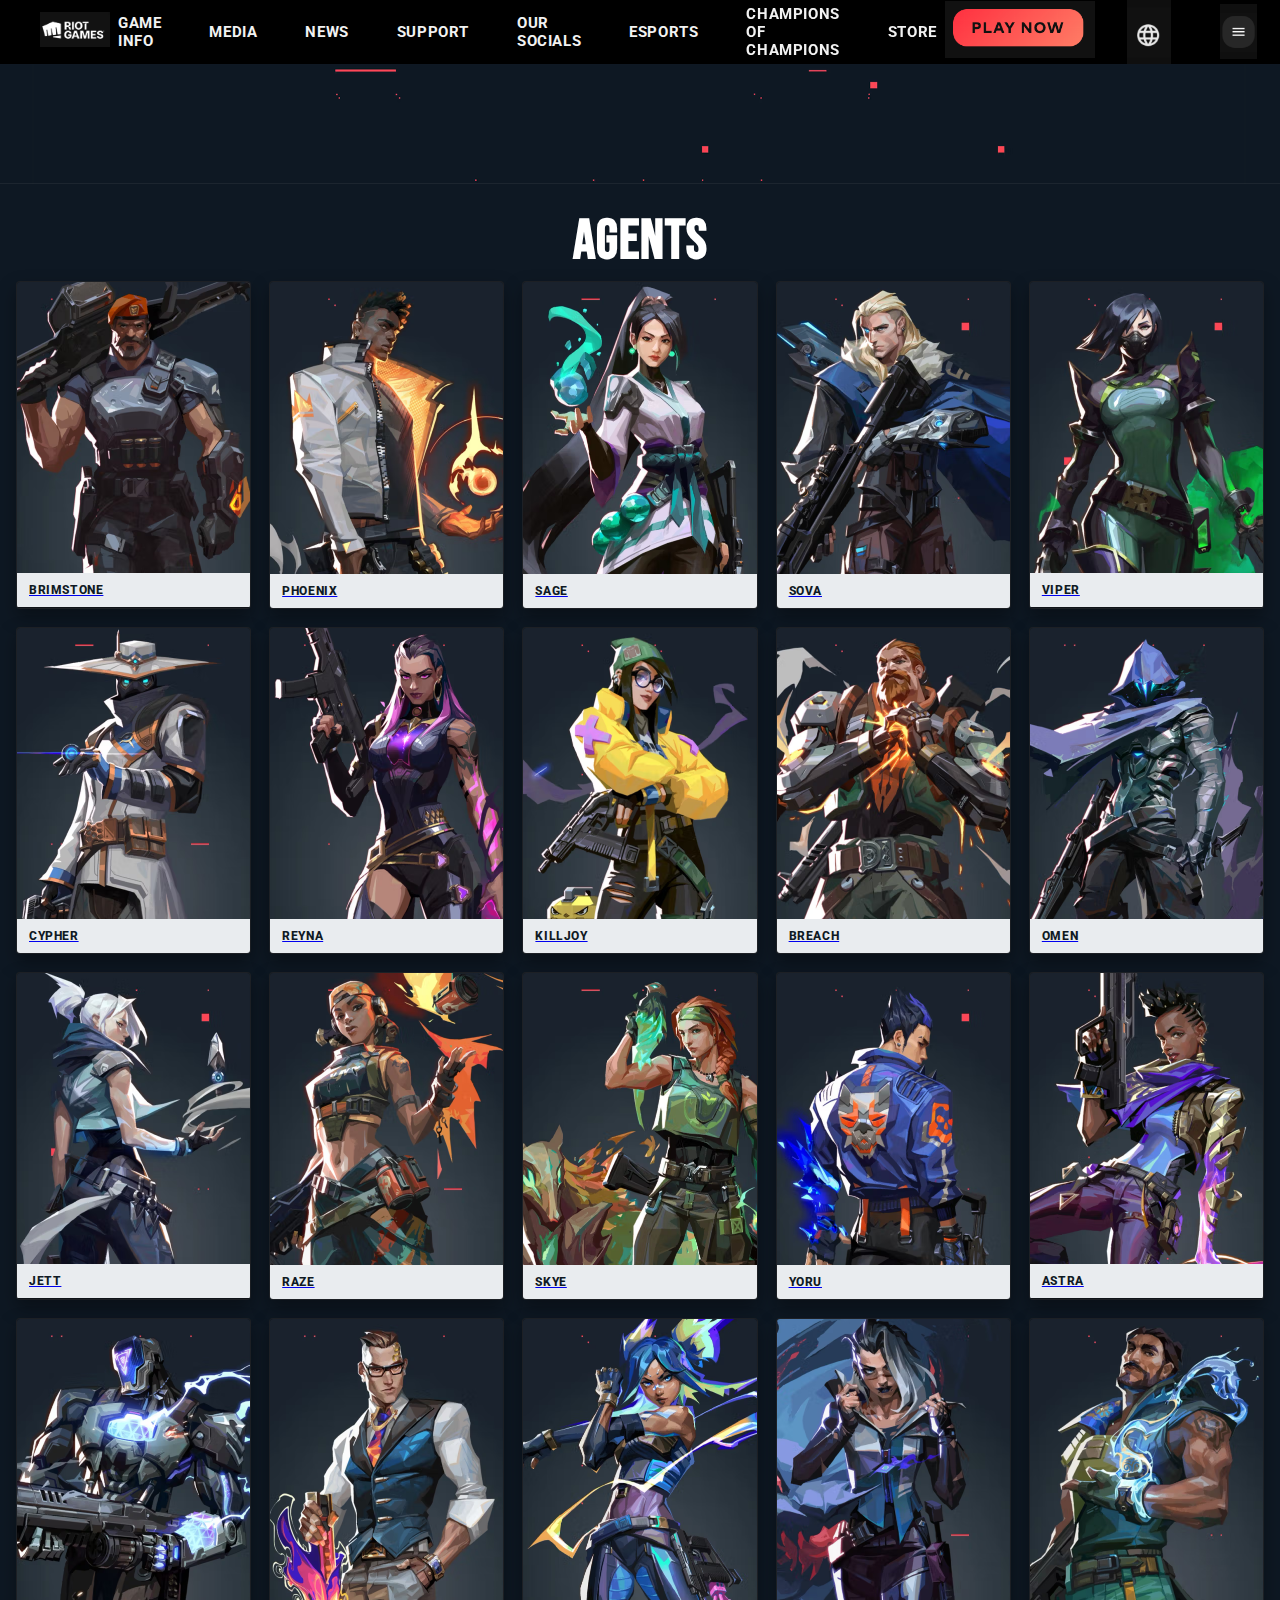
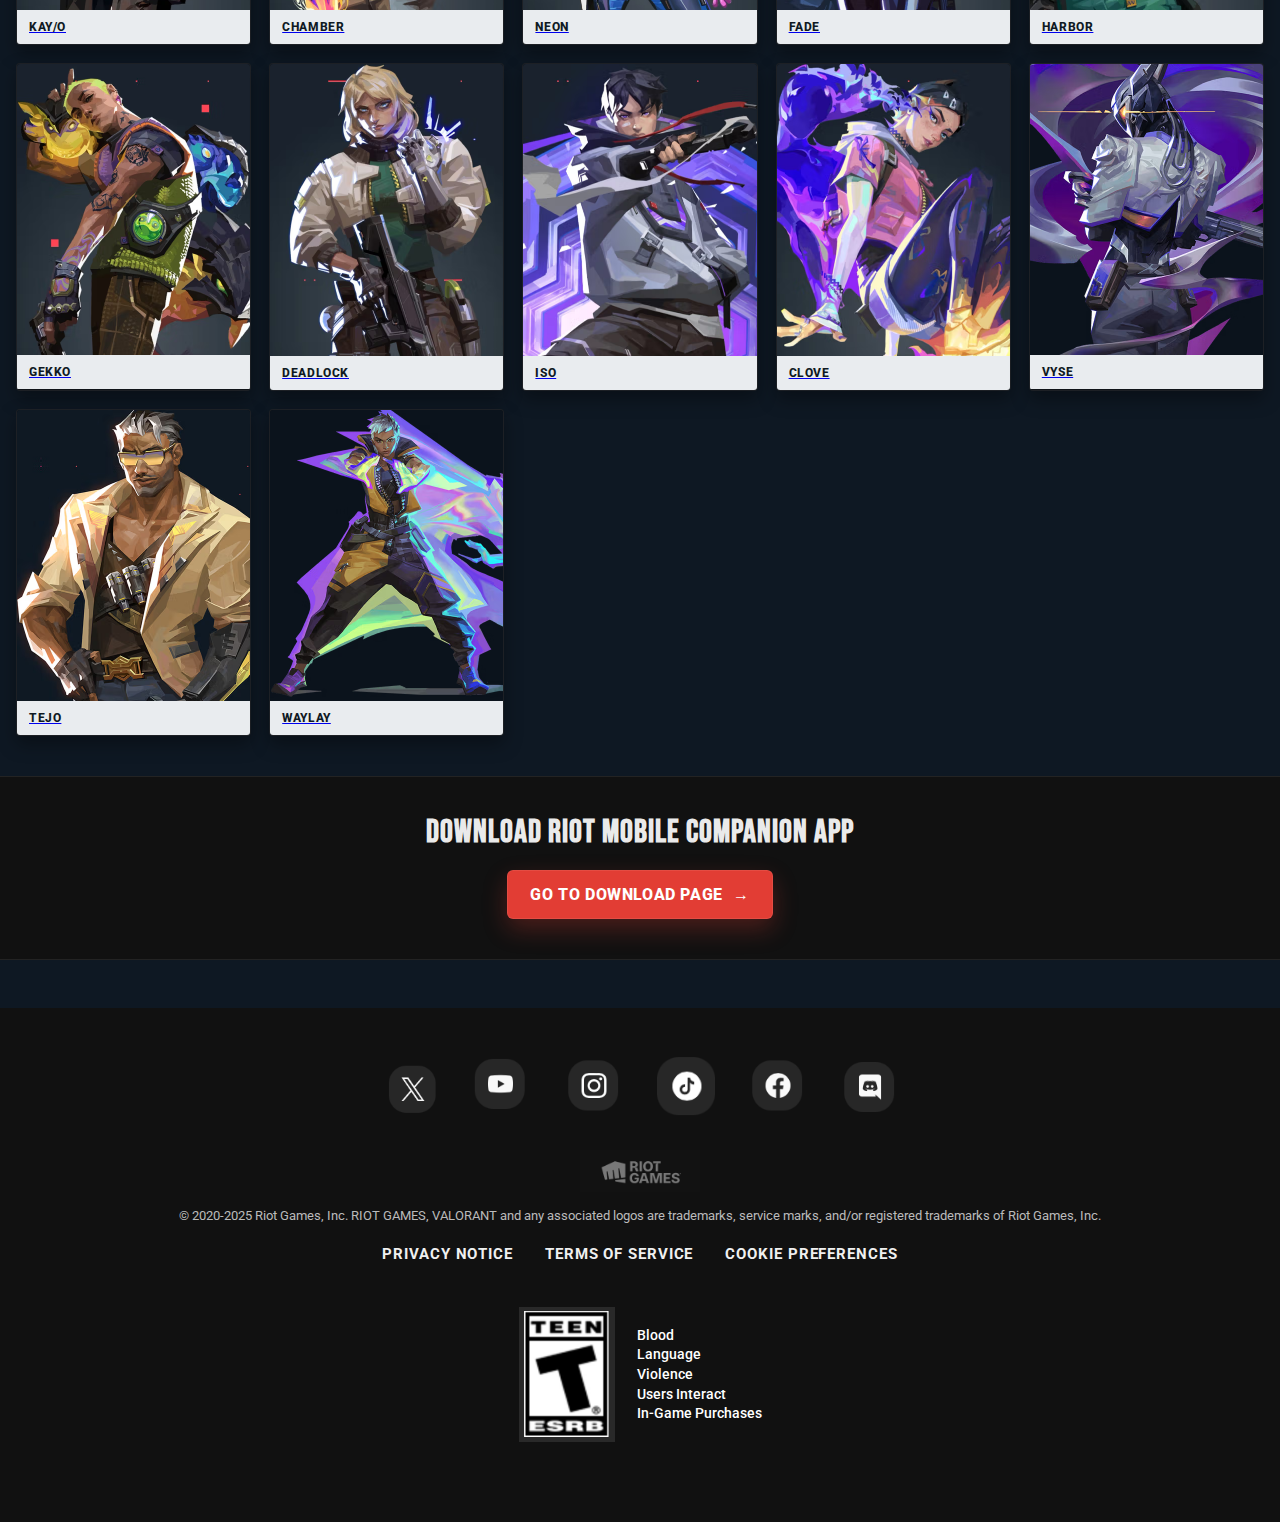
<file: AGENTS.html>
<!DOCTYPE html>
<html lang="en">
<head>
  <meta charset="UTF-8"/>
  <meta name="viewport" content="width=device-width, initial-scale=1.0"/>
  <title>Agents • VALORANT</title>

  <link rel="preconnect" href="https://fonts.googleapis.com"/>
  <link rel="preconnect" href="https://fonts.gstatic.com" crossorigin/>
  <link href="https://fonts.googleapis.com/css2?family=Bebas+Neue&family=Roboto:wght@300;400;500;700;900&display=swap" rel="stylesheet"/>

  <link rel="stylesheet" href="agents.css?v=1.1"/>
</head>
<body>
  <!-- NAVBAR -->
<header class="navbar">
  <div class="logo-section">
  <a href="index.html">
  <img src="/IMAGES&VIDEOS/RIOT_LOGO.png" alt="Riot Games Logo" class="riot-logo"/>
</a>
  </div>

  <nav class="nav-menu">
    <ul>
      <li class="dropdown">
        <a href="#" class="dropbtn">GAME INFO</a>
        <ul class="dropdown-content">
          <li><a href="AGENTS.html">Agents</a></li>
          <li><a href="MAPS.html">Maps</a></li>
          <li><a href="#">Arsenal</a></li>
          <li><a href="#">Premier</a></li>
          <li><a href="index.html">Next</a></li>
        </ul>
      </li>
      <li><a href="#">MEDIA</a></li>
      <li><a href="#">NEWS</a></li>
      <li class="dropdown">
        <a href="#" class="dropbtn">SUPPORT</a>
        <ul class="dropdown-content">
          <li><a href="#">Specs</a></li>
          <li><a href="#">Support</a></li>
          <li><a href="#">Community</a></li>
          <li><a href="#">Code</a></li>
        </ul>
      </li>
      <li class="dropdown">
        <a href="#" class="dropbtn">OUR SOCIALS</a>
        <ul class="dropdown-content socials">
        <li><a href="https://x.com/PlayVALORANT" target="_blank">X (Twitter)</a></li>
        <li><a href="https://www.youtube.com/@PlayVALORANT" target="_blank">YouTube</a></li>
        <li><a href="https://www.instagram.com/playvalorantofficial/" target="_blank">Instagram</a></li>
        <li><a href="https://www.tiktok.com/@playvalorant" target="_blank">TikTok</a></li>
        <li><a href="https://www.facebook.com/PlayVALORANT/" target="_blank">Facebook</a></li>
        <li><a href="https://discord.com/invite/valorant" target="_blank">Discord</a></li>
        </ul>
      </li>
      <li><a href="index.html">ESPORTS</a></li>
      <li><a href="index.html">CHAMPIONS OF CHAMPIONS</a></li>
      <li><a href="STORE.html">STORE</a></li>
    </ul>
  </nav>

  <div class="menu-section">
    <a href="DOWNLOAD.html" target="_blank" aria-label="Go to Download page">
      <img src="/IMAGES&VIDEOS/PLAY_NOW_BUTTON.png" alt="Play Now" class="nav-icon search-icon"/>
    </a>

    <img src="/IMAGES&VIDEOS/BROWSER_LOGO.png" alt="Browse" class="nav-icon browser-icon big"/>
    <img src="/IMAGES&VIDEOS/HAMBURGER_ICON.png" alt="Menu" class="nav-icon hamburger-icon big"/>
  </div>
</header>

  <!-- HEADER STRIP (repeating small image) -->
  <div class="header-strip"></div>

  <!-- AGENTS GRID -->
  <main class="agents-page">
    <div class="agents-wrap">
      <h1 class="agents-title">AGENTS</h1>

<section class="agents-grid">
  <!-- Row 1 -->
  <article class="agent-card">
    <a href="https://playvalorant.com/en-us/agents/brimstone/" target="_blank">
      <div class="agent-art">
        <img src="/IMAGES&VIDEOS/BRIMSTONE.avif" alt="Brimstone">
      </div>
      <div class="agent-label">BRIMSTONE</div>
    </a>
  </article>
  <article class="agent-card">
    <a href="https://playvalorant.com/en-us/agents/phoenix/" target="_blank">
      <div class="agent-art"><img src="/IMAGES&VIDEOS/PHEONIX.avif" alt="Phoenix"></div>
      <div class="agent-label">PHOENIX</div>
    </a>
  </article>
  <article class="agent-card">
    <a href="https://playvalorant.com/en-us/agents/sage/" target="_blank">
      <div class="agent-art"><img src="/IMAGES&VIDEOS/SAGE.avif" alt="Sage"></div>
      <div class="agent-label">SAGE</div>
    </a>
  </article>
  <article class="agent-card">
    <a href="https://playvalorant.com/en-us/agents/sova/" target="_blank">
      <div class="agent-art"><img src="/IMAGES&VIDEOS/SOVA.avif" alt="Sova"></div>
      <div class="agent-label">SOVA</div>
    </a>
  </article>

  <!-- Row 2 -->
  <article class="agent-card">
    <a href="https://playvalorant.com/en-us/agents/viper/" target="_blank">
      <div class="agent-art"><img src="/IMAGES&VIDEOS/VIPER.avif" alt="Viper"></div>
      <div class="agent-label">VIPER</div>
    </a>
  </article>
  <article class="agent-card">
    <a href="https://playvalorant.com/en-us/agents/cypher/" target="_blank">
      <div class="agent-art"><img src="/IMAGES&VIDEOS/CYPHER.avif" alt="Cypher"></div>
      <div class="agent-label">CYPHER</div>
    </a>
  </article>
  <article class="agent-card">
    <a href="https://playvalorant.com/en-us/agents/reyna/" target="_blank">
      <div class="agent-art"><img src="/IMAGES&VIDEOS/REYNA.avif" alt="Reyna"></div>
      <div class="agent-label">REYNA</div>
    </a>
  </article>
  <article class="agent-card">
    <a href="https://playvalorant.com/en-us/agents/killjoy/" target="_blank">
      <div class="agent-art"><img src="/IMAGES&VIDEOS/KILLJOY.avif" alt="Killjoy"></div>
      <div class="agent-label">KILLJOY</div>
    </a>
  </article>

  <!-- Row 3 -->
  <article class="agent-card">
    <a href="https://playvalorant.com/en-us/agents/breach/" target="_blank">
      <div class="agent-art"><img src="/IMAGES&VIDEOS/BREACH.avif" alt="Breach"></div>
      <div class="agent-label">BREACH</div>
    </a>
  </article>
  <article class="agent-card">
    <a href="https://playvalorant.com/en-us/agents/omen/" target="_blank">
      <div class="agent-art"><img src="/IMAGES&VIDEOS/OMEN.avif" alt="Omen"></div>
      <div class="agent-label">OMEN</div>
    </a>
  </article>
  <article class="agent-card">
    <a href="https://playvalorant.com/en-us/agents/jett/" target="_blank">
      <div class="agent-art"><img src="/IMAGES&VIDEOS/JETT.avif" alt="Jett"></div>
      <div class="agent-label">JETT</div>
    </a>
  </article>
  <article class="agent-card">
    <a href="https://playvalorant.com/en-us/agents/raze/" target="_blank">
      <div class="agent-art"><img src="/IMAGES&VIDEOS/RAXE.avif" alt="Raze"></div>
      <div class="agent-label">RAZE</div>
    </a>
  </article>

  <!-- Row 4 -->
  <article class="agent-card">
    <a href="https://playvalorant.com/en-us/agents/skye/" target="_blank">
      <div class="agent-art"><img src="/IMAGES&VIDEOS/SKYE.avif" alt="Skye"></div>
      <div class="agent-label">SKYE</div>
    </a>
  </article>
  <article class="agent-card">
    <a href="https://playvalorant.com/en-us/agents/yoru/" target="_blank">
      <div class="agent-art"><img src="/IMAGES&VIDEOS/YORU.avif" alt="Yoru"></div>
      <div class="agent-label">YORU</div>
    </a>
  </article>
  <article class="agent-card">
    <a href="https://playvalorant.com/en-us/agents/astra/" target="_blank">
      <div class="agent-art"><img src="/IMAGES&VIDEOS/ASTRA.avif" alt="Astra"></div>
      <div class="agent-label">ASTRA</div>
    </a>
  </article>
  <article class="agent-card">
    <a href="https://playvalorant.com/en-us/agents/kayo/" target="_blank">
      <div class="agent-art"><img src="/IMAGES&VIDEOS/KAY:O.avif" alt="KAY/O"></div>
      <div class="agent-label">KAY/O</div>
    </a>
  </article>

  <!-- Row 5 -->
  <article class="agent-card">
    <a href="https://playvalorant.com/en-us/agents/chamber/" target="_blank">
      <div class="agent-art"><img src="/IMAGES&VIDEOS/CHAMBER.avif" alt="Chamber"></div>
      <div class="agent-label">CHAMBER</div>
    </a>
  </article>
  <article class="agent-card">
    <a href="https://playvalorant.com/en-us/agents/neon/" target="_blank">
      <div class="agent-art"><img src="/IMAGES&VIDEOS/NEON.avif" alt="Neon"></div>
      <div class="agent-label">NEON</div>
    </a>
  </article>
  <article class="agent-card">
    <a href="https://playvalorant.com/en-us/agents/fade/" target="_blank">
      <div class="agent-art"><img src="/IMAGES&VIDEOS/FADE.avif" alt="Fade"></div>
      <div class="agent-label">FADE</div>
    </a>
  </article>
  <article class="agent-card">
    <a href="https://playvalorant.com/en-us/agents/harbor/" target="_blank">
      <div class="agent-art"><img src="/IMAGES&VIDEOS/HARBOR.avif" alt="Harbor"></div>
      <div class="agent-label">HARBOR</div>
    </a>
  </article>

  <!-- Row 6 -->
  <article class="agent-card">
    <a href="https://playvalorant.com/en-us/agents/gekko/" target="_blank">
      <div class="agent-art"><img src="/IMAGES&VIDEOS/GEKKO.avif" alt="Gekko"></div>
      <div class="agent-label">GEKKO</div>
    </a>
  </article>
  <article class="agent-card">
    <a href="https://playvalorant.com/en-us/agents/deadlock/" target="_blank">
      <div class="agent-art"><img src="/IMAGES&VIDEOS/DEADLOCK.avif" alt="Deadlock"></div>
      <div class="agent-label">DEADLOCK</div>
    </a>
  </article>
  <article class="agent-card">
    <a href="https://playvalorant.com/en-us/agents/iso/" target="_blank">
      <div class="agent-art"><img src="/IMAGES&VIDEOS/ISO.avif" alt="Iso"></div>
      <div class="agent-label">ISO</div>
    </a>
  </article>
  <article class="agent-card">
    <a href="https://playvalorant.com/en-us/agents/clove/" target="_blank">
      <div class="agent-art"><img src="/IMAGES&VIDEOS/CLOVE.avif" alt="Clove"></div>
      <div class="agent-label">CLOVE</div>
    </a>
  </article>

  <!-- Row 7 (new agents) -->
  <article class="agent-card">
    <a href="https://playvalorant.com/en-us/agents/vyse/" target="_blank">
      <div class="agent-art"><img src="/IMAGES&VIDEOS/VYSE.avif" alt="Vyse"></div>
      <div class="agent-label">VYSE</div>
    </a>
  </article>
  <article class="agent-card">
    <a href="https://playvalorant.com/en-us/agents/tejo/" target="_blank">
      <div class="agent-art"><img src="/IMAGES&VIDEOS/TEJO.avif" alt="Tejo"></div>
      <div class="agent-label">TEJO</div>
    </a>
  </article>
  <article class="agent-card">
    <a href="https://playvalorant.com/en-us/agents/waylay/" target="_blank">
      <div class="agent-art"><img src="/IMAGES&VIDEOS/WAYLAY.avif" alt="Waylay"></div>
      <div class="agent-label">WAYLAY</div>
    </a>
  </article>
</section>
    </div>
  </main>
    <!-- Optional download-page only strip (can be removed) -->
  <section class="download-cta">
    <div class="download-cta-inner">
      <h2 class="download-cta-title">DOWNLOAD RIOT MOBILE COMPANION APP</h2>
      <a class="download-cta-button" href="/download" target="_blank" rel="noopener">
        <span class="btn-label">GO TO DOWNLOAD PAGE</span>
        <span class="btn-arrow">→</span>
      </a>
    </div>
  </section>

  <!-- FOOTER -->
<footer class="riot-footer">
  <div class="footer-social">
    <a href="https://twitter.com/valorant" target="_blank" class="footer-icon"><img src="/IMAGES&VIDEOS/X_LOGO.png" alt="Close"></a>
    <a href="https://www.youtube.com/@valorant" target="_blank" class="footer-icon"><img src="/IMAGES&VIDEOS/YT_LOGO.png" alt="YouTube"></a>
    <a href="https://instagram.com/valorant" target="_blank" class="footer-icon"><img src="/IMAGES&VIDEOS/INSTAGRAM_LOGO.png" alt="Instagram"></a>
    <a href="https://www.tiktok.com/@valorant" target="_blank" class="footer-icon"><img src="/IMAGES&VIDEOS/TIK TOK_LOGO.png" alt="TikTok"></a>
    <a href="https://www.facebook.com/playvalorant/" target="_blank" class="footer-icon"><img src="/IMAGES&VIDEOS/FACEBOOK_LOGO.png" alt="Facebook"></a>
    <a href="https://discord.gg/valorant" target="_blank" class="footer-icon"><img src="/IMAGES&VIDEOS/DISCORD_LOGO.png" alt="Discord"></a>
  </div>
  <img src="/IMAGES&VIDEOS/RIOT_GAMES_LOGO.png" alt="Riot Games Footer Logo" class="footer-riot-logo"/>
  <div class="footer-copyright">
    © 2020-2025 Riot Games, Inc. RIOT GAMES, VALORANT and any associated logos are trademarks, service marks, and/or registered trademarks of Riot Games, Inc.
  </div>
  <div class="footer-links">
    <a href="https://www.riotgames.com/en/privacy-notice" class="footer-link">PRIVACY NOTICE</a>
    <a href="https://www.riotgames.com/en/terms-of-service" class="footer-link">TERMS OF SERVICE</a>
    <a href="#" class="footer-link">COOKIE PREFERENCES</a>
  </div>
  <div class="footer-esrb">
    <img src="/IMAGES&VIDEOS/U:A_LOGO.png" alt="ESRB Rating" class="footer-esrb-img"/>
    <div class="footer-esrb-text">
      Blood<br>
      Language<br>
      Violence<br>
      Users Interact<br>
      In-Game Purchases
    </div>
  </div>
</footer>

</body>
</html>
</file>
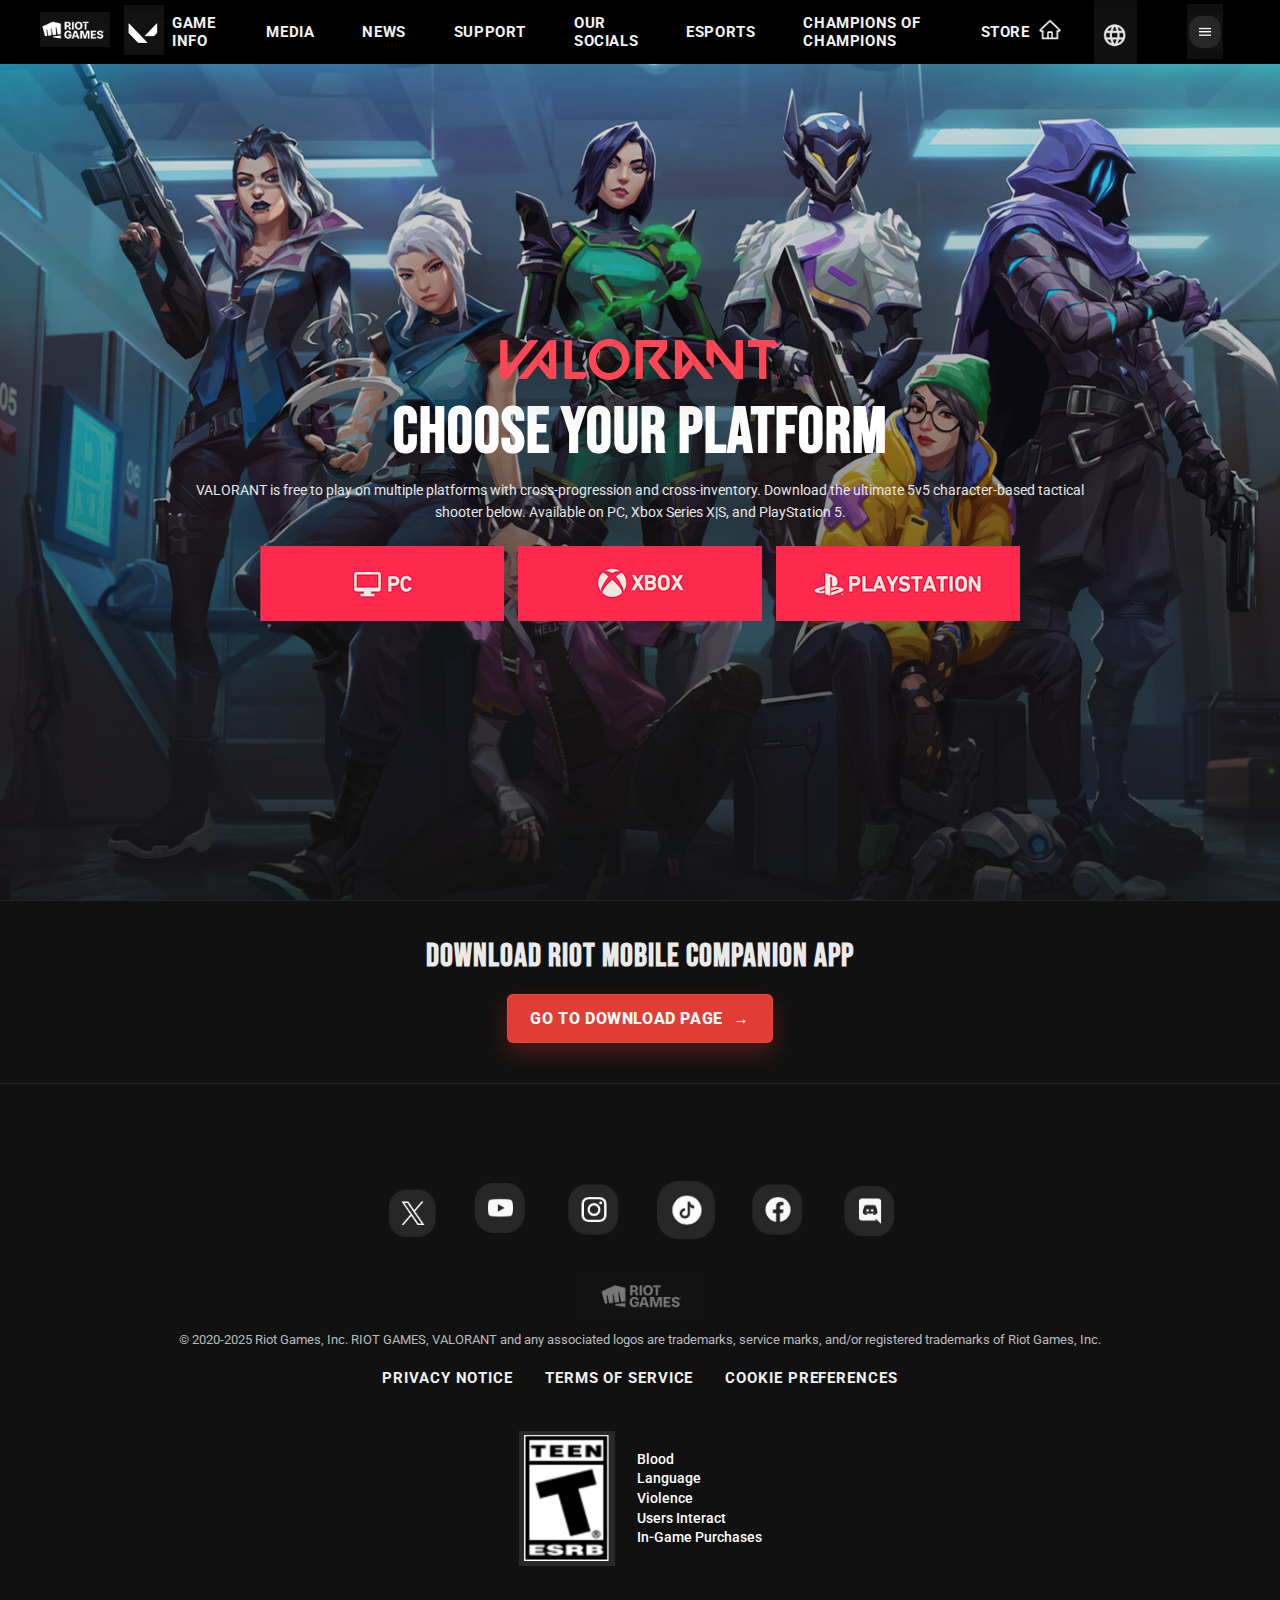
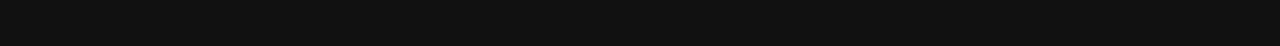
<file: DOWNLOAD.html>
<!DOCTYPE html>
<html lang="en">
<head>
  <meta charset="UTF-8"/>
  <meta name="viewport" content="width=device-width, initial-scale=1.0"/>
  <title>Download Valorant</title>

  <!-- Fonts -->
  <link rel="preconnect" href="https://fonts.googleapis.com"/>
  <link rel="preconnect" href="https://fonts.gstatic.com" crossorigin/>
  <link href="https://fonts.googleapis.com/css2?family=Bebas+Neue&family=Roboto:wght@300;400;500;700;900&display=swap" rel="stylesheet"/>

  <!-- Main CSS -->
  <link rel="stylesheet" href="download.css?v=dl-ref-1"/>
</head>
<body>
 <header class="navbar">
  <div class="logo-section">
<a href="index.html">
  <img src="/IMAGES&VIDEOS/RIOT_LOGO.png" alt="Riot Games Logo" class="riot-logo"/>
</a>

<a href="index.html">
  <img src="/IMAGES&VIDEOS/VALORANT_ICON.png" alt="Valorant Icon" class="valo-icon"/>
</a>
  </div>

  <nav class="nav-menu">
    <ul>
      <li class="dropdown">
        <a href="#" class="dropbtn">GAME INFO</a>
        <ul class="dropdown-content">
          <li><a href="AGENTS.html">Agents</a></li>
          <li><a href="MAPS.html">Maps</a></li>
          <li><a href="#">Arsenal</a></li>
          <li><a href="#">Premier</a></li>
          <li><a href="index.html">Next</a></li>
        </ul>
      </li>
      <li><a href="#">MEDIA</a></li>
      <li><a href="#">NEWS</a></li>
      <li class="dropdown">
        <a href="#" class="dropbtn">SUPPORT</a>
        <ul class="dropdown-content">
          <li><a href="#">Specs</a></li>
          <li><a href="#">Support</a></li>
          <li><a href="#">Community</a></li>
          <li><a href="#">Code</a></li>
        </ul>
      </li>
      <li class="dropdown">
        <a href="#" class="dropbtn">OUR SOCIALS</a>
        <ul class="dropdown-content socials">
        <li><a href="https://x.com/PlayVALORANT" target="_blank">X (Twitter)</a></li>
        <li><a href="https://www.youtube.com/@PlayVALORANT" target="_blank">YouTube</a></li>
        <li><a href="https://www.instagram.com/playvalorantofficial/" target="_blank">Instagram</a></li>
        <li><a href="https://www.tiktok.com/@playvalorant" target="_blank">TikTok</a></li>
        <li><a href="https://www.facebook.com/PlayVALORANT/" target="_blank">Facebook</a></li>
        <li><a href="https://discord.com/invite/valorant" target="_blank">Discord</a></li>
        </ul>
      </li>
      <li><a href="#">ESPORTS</a></li>
      <li><a href="#">CHAMPIONS OF CHAMPIONS</a></li>
      <li><a href="#">STORE</a></li>
    </ul>
  </nav>

  <div class="menu-section">
    <a href="index.html" class="playnow-link" aria-label="Go to Download page">
      <img src="/IMAGES&VIDEOS/home_ICON.png" alt="Play Now" class="nav-icon search-icon"/>
    </a>

    <img src="/IMAGES&VIDEOS/BROWSER_LOGO.png" alt="Browse" class="nav-icon browser-icon big"/>
    <img src="/IMAGES&VIDEOS/HAMBURGER_ICON.png" alt="Menu" class="nav-icon hamburger-icon big"/>
  </div>
</header>
  <main class="hero-section dl-hero">
    <div class="hero-background">
      <!-- Use either a still image or a short loop video for the platform banner -->
      <img class="dl-hero-img" src="/IMAGES&VIDEOS/DOWNLOAD PAGE BACKGROUNG.png" alt="Choose Your Platform"/>
      <div class="overlay"></div>
    </div>

    <div class="hero-content dl-content">
      <img src="/IMAGES&VIDEOS/VALORANT_LOGO.svg" alt="VALORANT" class="valorant-logo"/>
      <h1 class="dl-title">CHOOSE YOUR PLATFORM</h1>

      <p class="dl-copy">
        VALORANT is free to play on multiple platforms with cross-progression and cross-inventory.
        Download the ultimate 5v5 character-based tactical shooter below. Available on PC, Xbox Series X|S, and PlayStation 5.
      </p>

      <div class="dl-platforms">
  <!-- Update src paths to your actual PNG/SVG files -->
  <a class="dl-card" href="https://playvalorant.com/en-us/download/" target="_blank" aria-label="Download for PC">
    <img src="/IMAGES&VIDEOS/PC_DOWNLOAD_BUTTON.png" alt="Download for PC" class="dl-card-img"/>
  </a>

  <a class="dl-card" href="https://playvalorant.com/en-us/download/" target="_blank" aria-label="Download for Xbox">
    <img src="/IMAGES&VIDEOS/XBOX_DOWNLOAD_BUTTON.png" alt="Download for Xbox" class="dl-card-img"/>
  </a>

  <a class="dl-card" href="https://playvalorant.com/en-us/download/" target="_blank" aria-label="Download for PlayStation">
    <img src="/IMAGES&VIDEOS/PlayStation_DOWNLOAD_BUTTON.png" alt="Download for PlayStation" class="dl-card-img"/>
  </a>
</div>
  </main>

  <!-- Optional download-page only strip (can be removed) -->
  <section class="download-cta">
    <div class="download-cta-inner">
      <h2 class="download-cta-title">DOWNLOAD RIOT MOBILE COMPANION APP</h2>
      <a class="download-cta-button" href="/download" target="_blank" rel="noopener">
        <span class="btn-label">GO TO DOWNLOAD PAGE</span>
        <span class="btn-arrow">→</span>
      </a>
    </div>
  </section>

   <!-- FOOTER -->
<footer class="riot-footer">
  <div class="footer-social">
    <a href="https://twitter.com/valorant" target="_blank" class="footer-icon"><img src="/IMAGES&VIDEOS/X_LOGO.png" alt="Close"></a>
    <a href="https://www.youtube.com/@valorant" target="_blank" class="footer-icon"><img src="/IMAGES&VIDEOS/YT_LOGO.png" alt="YouTube"></a>
    <a href="https://instagram.com/valorant" target="_blank" class="footer-icon"><img src="/IMAGES&VIDEOS/INSTAGRAM_LOGO.png" alt="Instagram"></a>
    <a href="https://www.tiktok.com/@valorant" target="_blank" class="footer-icon"><img src="/IMAGES&VIDEOS/TIK TOK_LOGO.png" alt="TikTok"></a>
    <a href="https://www.facebook.com/playvalorant/" target="_blank" class="footer-icon"><img src="/IMAGES&VIDEOS/FACEBOOK_LOGO.png" alt="Facebook"></a>
    <a href="https://discord.gg/valorant" target="_blank" class="footer-icon"><img src="/IMAGES&VIDEOS/DISCORD_LOGO.png" alt="Discord"></a>
  </div>
  <img src="/IMAGES&VIDEOS/RIOT_GAMES_LOGO.png" alt="Riot Games Footer Logo" class="footer-riot-logo"/>
  <div class="footer-copyright">
    © 2020-2025 Riot Games, Inc. RIOT GAMES, VALORANT and any associated logos are trademarks, service marks, and/or registered trademarks of Riot Games, Inc.
  </div>
  <div class="footer-links">
    <a href="https://www.riotgames.com/en/privacy-notice" class="footer-link">PRIVACY NOTICE</a>
    <a href="https://www.riotgames.com/en/terms-of-service" class="footer-link">TERMS OF SERVICE</a>
    <a href="#" class="footer-link">COOKIE PREFERENCES</a>
  </div>
  <div class="footer-esrb">
    <img src="/IMAGES&VIDEOS/U:A_LOGO.png" alt="ESRB Rating" class="footer-esrb-img"/>
    <div class="footer-esrb-text">
      Blood<br>
      Language<br>
      Violence<br>
      Users Interact<br>
      In-Game Purchases
    </div>
  </div>
</footer>
</body>
</html>
</file>
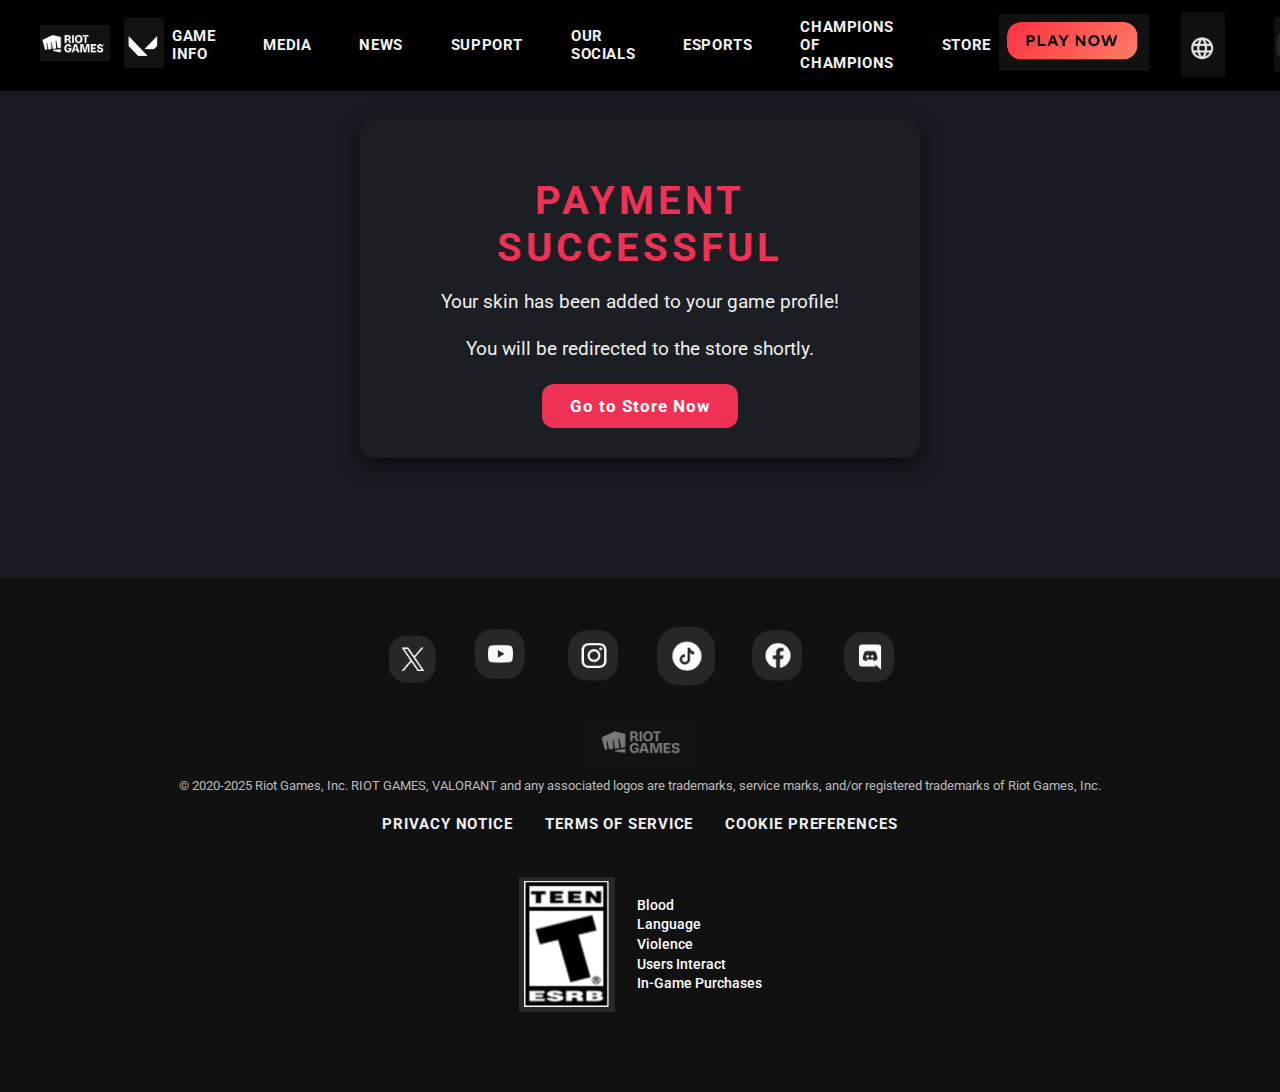
<file: PAYMENT_SUCESSFUL.html>
<!DOCTYPE html>
<html lang="en">
<head>
  <meta charset="UTF-8"/>
  <title>Payment Successful - Valorant Store</title>
  <meta name="viewport" content="width=device-width, initial-scale=1.0"/>
  <link href="https://fonts.googleapis.com/css2?family=Roboto:wght@300;400;700&family=Bebas+Neue&display=swap" rel="stylesheet"/>
  <link rel="stylesheet" href="store.css"/>
  <style>
    .success-main {
      max-width: 500px;
      margin: 120px auto;
      padding: 30px;
      background: #1b1e23;
      border-radius: 15px;
      text-align: center;
      box-shadow: 0 6px 20px rgba(0,0,0,0.6);
      color: #eee;
      font-family: 'Roboto', sans-serif;
    }
    .success-main h1 {
      color: #ee3155;
      font-weight: 700;
      font-size: 2.5rem;
      margin-bottom: 16px;
      letter-spacing: 0.1em;
      text-transform: uppercase;
    }
    .success-main p {
      font-size: 1.2rem;
      margin-bottom: 24px;
    }
    .success-main a.button-link {
      background-color: #ee3155;
      color: #fff;
      padding: 12px 28px;
      text-decoration: none;
      font-weight: 700;
      border-radius: 12px;
      font-size: 1.05rem;
      letter-spacing: 0.06em;
      transition: background-color 0.3s ease;
      display: inline-block;
    }
    .success-main a.button-link:hover {
      background-color: #d02a47;
    }
  </style>
  <script>
    // Redirect to store after 5 seconds
    setTimeout(() => {
      window.location.href = 'store.html';  // change to your store page url
    }, 5000);
  </script>
</head>
<body>
  <!-- Navbar same as store page -->
  <header class="navbar">
    <div class="logo-section">
<a href="index.html">
  <img src="/IMAGES&VIDEOS/RIOT_LOGO.png" alt="Riot Games Logo" class="riot-logo"/>
</a>

<a href="index.html">
  <img src="/IMAGES&VIDEOS/VALORANT_ICON.png" alt="Valorant Icon" class="valo-icon"/>
</a>
    </div>

    <nav class="nav-menu">
      <ul>
        <li class="dropdown">
        <a href="#" class="dropbtn">GAME INFO</a>
        <ul class="dropdown-content">
          <li><a href="AGENTS.html">Agents</a></li>
          <li><a href="MAPS.html">Maps</a></li>
          <li><a href="#">Arsenal</a></li>
          <li><a href="#">Premier</a></li>
          <li><a href="index.html">Next</a></li>
        </ul>
      </li>
        <li><a href="#">MEDIA</a></li>
        <li><a href="#">NEWS</a></li>
        <li class="dropdown">
          <a href="#" class="dropbtn">SUPPORT</a>
          <ul class="dropdown-content">
            <li><a href="#">Specs</a></li>
            <li><a href="#">Support</a></li>
            <li><a href="#">Community</a></li>
            <li><a href="#">Code</a></li>
          </ul>
        </li>
        <li class="dropdown">
          <a href="#" class="dropbtn">OUR SOCIALS</a>
          <ul class="dropdown-content socials">
        <li><a href="https://x.com/PlayVALORANT" target="_blank">X (Twitter)</a></li>
        <li><a href="https://www.youtube.com/@PlayVALORANT" target="_blank">YouTube</a></li>
        <li><a href="https://www.instagram.com/playvalorantofficial/" target="_blank">Instagram</a></li>
        <li><a href="https://www.tiktok.com/@playvalorant" target="_blank">TikTok</a></li>
        <li><a href="https://www.facebook.com/PlayVALORANT/" target="_blank">Facebook</a></li>
        <li><a href="https://discord.com/invite/valorant" target="_blank">Discord</a></li>
          </ul>
        </li>
        <li><a href="#">ESPORTS</a></li>
        <li><a href="#">CHAMPIONS OF CHAMPIONS</a></li>
        <li><a href="#">STORE</a></li>
      </ul>
    </nav>

    <div class="menu-section">
      <a href="DOWNLOAD.html" class="playnow-link" aria-label="Go to Download page">
        <img src="/IMAGES&VIDEOS/PLAY_NOW_BUTTON.png" alt="Play Now" class="nav-icon search-icon"/>
      </a>

      <img src="/IMAGES&VIDEOS/BROWSER_LOGO.png" alt="Browse" class="nav-icon browser-icon big"/>
      <img src="/IMAGES&VIDEOS/HAMBURGER_ICON.png" alt="Menu" class="nav-icon hamburger-icon big"/>
    </div>
  </header>

  <!-- Success Message -->
  <main class="success-main">
    <h1>Payment Successful</h1>
    <p>Your skin has been added to your game profile!</p>
    <p>You will be redirected to the store shortly.</p>
    <a href="store.html" class="button-link">Go to Store Now</a>
  </main>

  <!-- Footer same as store page -->
  <footer class="riot-footer">
    <div class="footer-social">
      <a href="https://twitter.com/valorant" target="_blank" class="footer-icon"><img src="/IMAGES&VIDEOS/X_LOGO.png" alt="Close"></a>
      <a href="https://www.youtube.com/@valorant" target="_blank" class="footer-icon"><img src="/IMAGES&VIDEOS/YT_LOGO.png" alt="YouTube"></a>
      <a href="https://instagram.com/valorant" target="_blank" class="footer-icon"><img src="/IMAGES&VIDEOS/INSTAGRAM_LOGO.png" alt="Instagram"></a>
      <a href="https://www.tiktok.com/@valorant" target="_blank" class="footer-icon"><img src="/IMAGES&VIDEOS/TIK TOK_LOGO.png" alt="TikTok"></a>
      <a href="https://www.facebook.com/playvalorant/" target="_blank" class="footer-icon"><img src="/IMAGES&VIDEOS/FACEBOOK_LOGO.png" alt="Facebook"></a>
      <a href="https://discord.gg/valorant" target="_blank" class="footer-icon"><img src="/IMAGES&VIDEOS/DISCORD_LOGO.png" alt="Discord"></a>
    </div>
    <img src="/IMAGES&VIDEOS/RIOT_GAMES_LOGO.png" alt="Riot Games Footer Logo" class="footer-riot-logo"/>
    <div class="footer-copyright">
      © 2020-2025 Riot Games, Inc. RIOT GAMES, VALORANT and any associated logos are trademarks, service marks, and/or registered trademarks of Riot Games, Inc.
    </div>
  <div class="footer-links">
    <a href="https://www.riotgames.com/en/privacy-notice" class="footer-link">PRIVACY NOTICE</a>
    <a href="https://www.riotgames.com/en/terms-of-service" class="footer-link">TERMS OF SERVICE</a>
    <a href="#" class="footer-link">COOKIE PREFERENCES</a>
  </div>
    <div class="footer-esrb">
      <img src="/IMAGES&VIDEOS/U:A_LOGO.png" alt="ESRB Rating" class="footer-esrb-img"/>
      <div class="footer-esrb-text">
        Blood<br>
        Language<br>
        Violence<br>
        Users Interact<br>
        In-Game Purchases
      </div>
    </div>
  </footer>
</body>
</html>
</file>
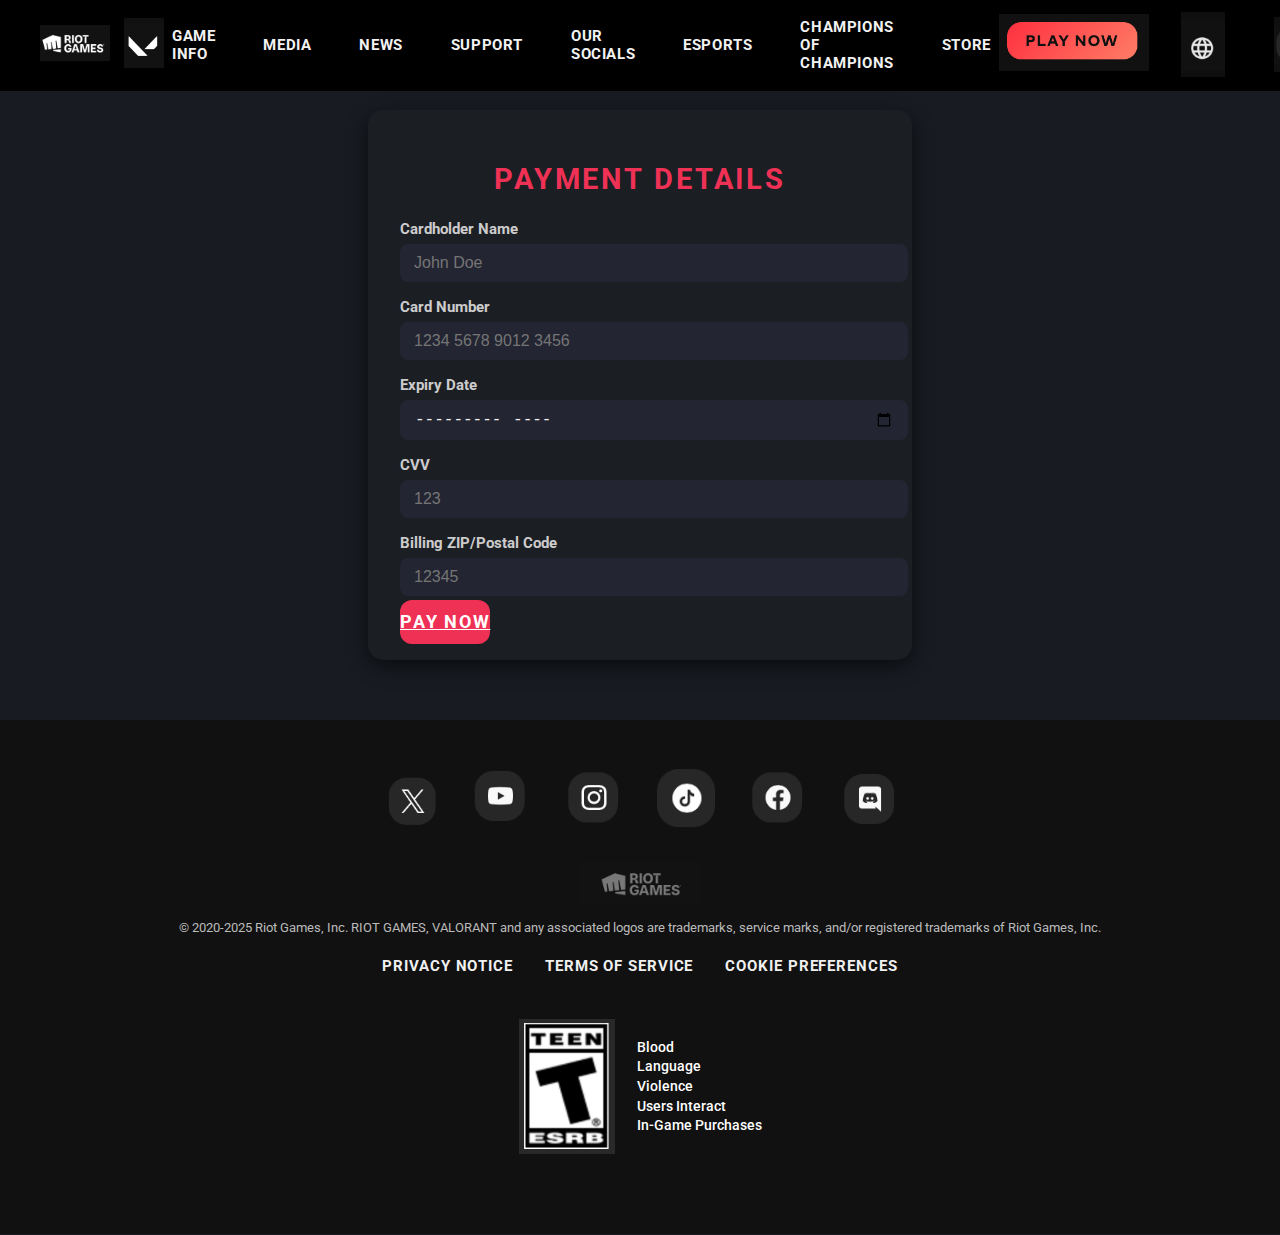
<file: purchase-page.html>
<!DOCTYPE html>
<html lang="en">
<head>
  <meta charset="UTF-8"/>
  <title>Payment - Valorant Store</title>
  <meta name="viewport" content="width=device-width, initial-scale=1.0"/>
  <link href="https://fonts.googleapis.com/css2?family=Roboto:wght@300;400;700&family=Bebas+Neue&display=swap" rel="stylesheet"/>
  <link rel="stylesheet" href="store.css"/>
  <style>
    /* Payment form styling */
    .payment-main {
      max-width: 480px;
      margin: 110px auto 60px auto;
      background: #1b1e23;
      padding: 28px 32px;
      border-radius: 15px;
      box-shadow: 0 6px 20px rgba(0,0,0,0.6);
      color: #eee;
      font-family: 'Roboto', sans-serif;
    }
    .payment-main h2 {
      text-align: center;
      margin-bottom: 24px;
      font-weight: 700;
      font-size: 1.8rem;
      letter-spacing: 0.1em;
      text-transform: uppercase;
      color: #ee3155;
    }
    .payment-form label {
      display: block;
      margin-bottom: 6px;
      font-weight: 700;
      font-size: 0.95rem;
      color: #ccc;
    }
    .payment-form input, .payment-form select {
      width: 100%;
      padding: 10px 14px;
      margin-bottom: 16px;
      border-radius: 8px;
      border: none;
      background: #232532;
      color: #eee;
      font-size: 1rem;
      outline: none;
      transition: background 0.3s ease;
    }
    .payment-form input:focus, .payment-form select:focus {
      background: #2b2f43;
      box-shadow: 0 0 5px #ee3155;
    }
    .payment-submit {
      width: 100%;
      padding: 12px 0;
      background-color: #ee3155;
      border: none;
      border-radius: 12px;
      color: white;
      font-weight: 700;
      cursor: pointer;
      font-size: 1.1rem;
      letter-spacing: 0.1em;
      transition: background-color 0.3s ease;
      text-transform: uppercase;
    }
    .payment-submit:hover {
      background-color: #d02a47;
    }
  </style>
</head>
<body>
  <!-- Navigation Bar (same as store page) -->
  <header class="navbar">
    <div class="logo-section">
<a href="index.html">
  <img src="/IMAGES&VIDEOS/RIOT_LOGO.png" alt="Riot Games Logo" class="riot-logo"/>
</a>

<a href="index.html">
  <img src="/IMAGES&VIDEOS/VALORANT_ICON.png" alt="Valorant Icon" class="valo-icon"/>
</a>
    </div>

    <nav class="nav-menu">
      <ul>
        <li class="dropdown">
        <a href="#" class="dropbtn">GAME INFO</a>
        <ul class="dropdown-content">
          <li><a href="AGENTS.html">Agents</a></li>
          <li><a href="MAPS.html">Maps</a></li>
          <li><a href="#">Arsenal</a></li>
          <li><a href="#">Premier</a></li>
          <li><a href="index.html">Next</a></li>
        </ul>
      </li>
        <li><a href="#">MEDIA</a></li>
        <li><a href="#">NEWS</a></li>
        <li class="dropdown">
          <a href="#" class="dropbtn">SUPPORT</a>
          <ul class="dropdown-content">
            <li><a href="#">Specs</a></li>
            <li><a href="#">Support</a></li>
            <li><a href="#">Community</a></li>
            <li><a href="#">Code</a></li>
          </ul>
        </li>
        <li class="dropdown">
          <a href="#" class="dropbtn">OUR SOCIALS</a>
          <ul class="dropdown-content socials">
        <li><a href="https://x.com/PlayVALORANT" target="_blank">X (Twitter)</a></li>
        <li><a href="https://www.youtube.com/@PlayVALORANT" target="_blank">YouTube</a></li>
        <li><a href="https://www.instagram.com/playvalorantofficial/" target="_blank">Instagram</a></li>
        <li><a href="https://www.tiktok.com/@playvalorant" target="_blank">TikTok</a></li>
        <li><a href="https://www.facebook.com/PlayVALORANT/" target="_blank">Facebook</a></li>
        <li><a href="https://discord.com/invite/valorant" target="_blank">Discord</a></li>
          </ul>
        </li>
        <li><a href="#">ESPORTS</a></li>
        <li><a href="#">CHAMPIONS OF CHAMPIONS</a></li>
        <li><a href="STORE.html">STORE</a></li>
      </ul>
    </nav>

    <div class="menu-section">
      <a href="DOWNLOAD.html" class="playnow-link" aria-label="Go to Download page">
        <img src="/IMAGES&VIDEOS/PLAY_NOW_BUTTON.png" alt="Play Now" class="nav-icon search-icon"/>
      </a>

      <img src="/IMAGES&VIDEOS/BROWSER_LOGO.png" alt="Browse" class="nav-icon browser-icon big"/>
      <img src="/IMAGES&VIDEOS/HAMBURGER_ICON.png" alt="Menu" class="nav-icon hamburger-icon big"/>
    </div>
  </header>

  <!-- Payment Form -->
  <main class="payment-main">
    <h2>Payment Details</h2>
    <form class="payment-form" action="process-payment.html" method="POST">
      <label for="cardholder">Cardholder Name</label>
      <input type="text" id="cardholder" name="cardholder" required placeholder="John Doe" />

      <label for="cardnumber">Card Number</label>
      <input type="text" id="cardnumber" name="cardnumber" required placeholder="1234 5678 9012 3456" maxlength="19" />

      <label for="expiry">Expiry Date</label>
      <input type="month" id="expiry" name="expiry" required />

      <label for="cvv">CVV</label>
      <input type="password" id="cvv" name="cvv" required maxlength="4" placeholder="123" />

      <label for="billingzip">Billing ZIP/Postal Code</label>
      <input type="text" id="billingzip" name="billingzip" required placeholder="12345" />

      <a href="PAYMENT_SUCESSFUL.html" class="payment-submit">Pay Now</a>
    </form>
  </main>

  <!-- Footer (same theme) -->
  <footer class="riot-footer">
    <div class="footer-social">
      <a href="https://twitter.com/valorant" target="_blank" class="footer-icon"><img src="/IMAGES&VIDEOS/X_LOGO.png" alt="Close"></a>
      <a href="https://www.youtube.com/@valorant" target="_blank" class="footer-icon"><img src="/IMAGES&VIDEOS/YT_LOGO.png" alt="YouTube"></a>
      <a href="https://instagram.com/valorant" target="_blank" class="footer-icon"><img src="/IMAGES&VIDEOS/INSTAGRAM_LOGO.png" alt="Instagram"></a>
      <a href="https://www.tiktok.com/@valorant" target="_blank" class="footer-icon"><img src="/IMAGES&VIDEOS/TIK TOK_LOGO.png" alt="TikTok"></a>
      <a href="https://www.facebook.com/playvalorant/" target="_blank" class="footer-icon"><img src="/IMAGES&VIDEOS/FACEBOOK_LOGO.png" alt="Facebook"></a>
      <a href="https://discord.gg/valorant" target="_blank" class="footer-icon"><img src="/IMAGES&VIDEOS/DISCORD_LOGO.png" alt="Discord"></a>
    </div>
    <img src="/IMAGES&VIDEOS/RIOT_GAMES_LOGO.png" alt="Riot Games Footer Logo" class="footer-riot-logo"/>
    <div class="footer-copyright">
      © 2020-2025 Riot Games, Inc. RIOT GAMES, VALORANT and any associated logos are trademarks, service marks, and/or registered trademarks of Riot Games, Inc.
    </div>
  <div class="footer-links">
    <a href="https://www.riotgames.com/en/privacy-notice" class="footer-link">PRIVACY NOTICE</a>
    <a href="https://www.riotgames.com/en/terms-of-service" class="footer-link">TERMS OF SERVICE</a>
    <a href="#" class="footer-link">COOKIE PREFERENCES</a>
  </div>
    <div class="footer-esrb">
      <img src="/IMAGES&VIDEOS/U:A_LOGO.png" alt="ESRB Rating" class="footer-esrb-img"/>
      <div class="footer-esrb-text">
        Blood<br>
        Language<br>
        Violence<br>
        Users Interact<br>
        In-Game Purchases
      </div>
    </div>
  </footer>
</body>
</html>
</file>
<file: store.css>
body {
  background: #181c22;
  font-family: 'Roboto', Arial, sans-serif;
  color: #eee;
  margin: 0;
}

.navbar {
  display: flex; align-items: center; justify-content: space-between;

  background: #000000;
  backdrop-filter: blur(10px);

  padding: 0.8rem 2.5rem;
  position: fixed; width: 100%; top: 0; z-index: 1000;

  border-bottom: 1px solid rgb(0, 0, 0);
  height: 64px;
}

/* ensure inner blocks don't overlay darker squares */
.logo-section,
.menu-section,
.nav-menu,
.nav-menu ul,
.navbar > * { background: transparent; }

/* nuke any tile backgrounds around icons/logos */
.logo-section img,
.menu-section img,
.logo-section .tile,
.menu-section .tile {
  background: transparent !important;
  border: none !important;
  box-shadow: none !important;
}

/* Branding */
.logo-section { display: flex; align-items: center; gap: 14px; }
.riot-logo { width: 70px; height: auto; filter: brightness(1.05); }
.valo-icon { width: 40px; height: 50px; filter: brightness(1.05); }

/* Center menu with dropdown support */
.nav-menu ul {
  display: flex;
  list-style: none;
  gap: 2rem;
  align-items: center;
  position: relative;
  margin: 0;
  padding: 0;
}
.nav-menu ul li {
  position: relative;
}
.nav-menu ul li a, .nav-menu ul li .dropbtn {
  color: #f2f2f2;
  cursor: pointer;
  padding: 6px 8px;
  display: inline-block;
  text-decoration: none;
  font-weight: 700;
  font-size: 0.92rem;
  letter-spacing: 0.6px;
  text-transform: uppercase;
  transition: color 0.2s ease, text-shadow 0.2s ease;
}
.nav-menu ul li a:hover, .nav-menu ul li .dropbtn:hover {
  color: #ff4655;
}
.nav-menu ul li .dropdown-content {
  display: none;
  position: absolute;
  top: 100%; left: 0;
  background: #191919;
  box-shadow: 0 4px 12px rgba(0,0,0,0.3);
  border-radius: 4px;
  min-width: 160px;
  z-index: 10000;
  padding: 8px 0;
}
.nav-menu ul li .dropdown-content li {
  padding: 0;
  margin: 0;
  list-style: none;
}
.nav-menu ul li .dropdown-content li a {
  color: #f2f2f2;
  display: block;
  padding: 10px 16px;
  font-weight: 600;
  font-size: 0.85rem;
  letter-spacing: 0.3px;
  text-transform: none;
}
.nav-menu ul li .dropdown-content li a:hover {
  background: #ff4655;
  color: #fff;
}
.nav-menu ul li:hover > .dropdown-content {
  display: block;
}

/* Special social dropdown styling */
.nav-menu ul li .dropdown-content.socials {
  padding: 12px 18px;
}
.nav-menu ul li .dropdown-content.socials li {
  font-weight: 700;
  font-size: 0.90rem;
  padding: 8px 14px;
  cursor: default;
  color: #ccc;
  text-transform: none;
  white-space: nowrap;
}
.nav-menu ul li .dropdown-content.socials li:not(:last-child) {
  border-bottom: 1px solid #333;
  margin-bottom: 8px;
}

/* Right icons */
.menu-section {
  display: flex;
  align-items: center;
  gap: 1.2rem;
  margin-right: 36px; /* <--- Add or increase this value */
}

.nav-icon {
  display: inline-block;
  opacity: 1;
  transition: transform 0.2s, opacity 0.2s, filter 0.2s;
}
.search-icon {
  width: 150px;
  height: 100px;
  object-fit: contain;
}
.menu-section img.browser-icon, .menu-section img.hamburger-icon {
  width: 36px;
  height: 36px;
  object-fit: contain;
}
.menu-section img.hamburger-icon {
  height: 50px;
  width: 70px;
}
.menu-section img.browser-icon.big {
  width: 70px;
  height: 65px;
}
.menu-section img.hamburger-icon.big {
  width: 70px;
  height: 55px;
}
.nav-icon:hover {
  transform: scale(1.08);
  opacity: 1;
  filter: brightness(1.1);
}


/* ----- Store Filters & Chips ------ */
.store-main { padding-top: 96px; }
.store-filters {
  background: #1b1e23;
  padding: 18px 24px 4px 24px;
  border-radius: 12px;
  margin: 24px auto 16px auto;
  max-width: 1600px;
  box-shadow: 0 1px 12px rgba(22,22,28,0.12);
}
.store-search {
  width: 100%;
  padding: 13px 18px;
  border: none;
  border-radius: 7px;
  background: #191c22;
  font-size: 1.08rem;
  color: #d0d0d8;
  margin-bottom: 10px;
  outline: none;
}
.store-chips { display: flex; flex-wrap: wrap; gap: 11px 8px; align-items: center; margin: 15px 0 10px 0;}
.chip-group-label { font-size: 1rem; font-weight: 700; color: #aaa; margin-right: 15px; }
.chip {
  background: #232532;
  color: #d9d9e1;
  border: none;
  border-radius: 22px;
  padding: 7px 20px 8px 18px;
  font-size: .99rem;
  font-weight: 500;
  cursor: pointer;
  outline: none;
  transition: background 0.18s, color 0.18s;
}
.chip.selected, .chip:active {
  background: #ee3155;
  color: #fff;
  font-weight: 700;
}

/* Tier chip simple color samples */
.chip-tier { background: #232532; }
.chip-tier.selected { background: #a17bff; color: #fff; }
.chip-tier:nth-child(3).selected { background: #1fa56e; }
.chip-tier:nth-child(4).selected { background: #2ec7e7; }
.chip-tier:nth-child(5).selected { background: #ee3155; }
.chip-tier:nth-child(6).selected { background: #ffb72c; }
.chip-tier:nth-child(7).selected { background: #e3b324; }

/* ----- Store Grid ------ */
.store-grid {
  display: grid;
  grid-template-columns: repeat(auto-fit,minmax(190px,1fr));
  gap: 22px;
  max-width: 1580px;
  margin: 0 auto;
  padding: 12px 16px 64px;
}
.store-grid-card {
  background: #22242e;
  border-radius: 15px;
  padding: 28px 18px 18px 18px;
  min-height: 210px;
  box-shadow: 0 3px 14px 0 #0002, 0 1.5px 8px 0 #151b2c1c;
  display: flex; flex-direction: column; align-items: center;
  cursor: pointer;
  position: relative;
  transition: box-shadow 0.16s, transform 0.12s;
}
.store-grid-card:hover {
  box-shadow: 0 7px 18px #0007, 0 0 32px #ee31612c;
  transform: translateY(-3px) scale(1.026);
}
.skin-img { height: 70px; width: auto; object-fit: contain; display: block; margin-bottom: 17px; }
.skin-details { width: 100%; display: flex; flex-direction: column; align-items: flex-start;}
.skin-tier { margin-bottom: 6px; font-size: 1.15em; }
.skin-tier-exclusive { color:#eebc6d; font-weight:700;}
.skin-name { font-size: 1.03em; color: #fff; font-weight:700; letter-spacing:0.1em; }
.skin-price { margin-top: 5px; color: #bfbfff; font-size: 0.97em; }

@media (max-width:700px) {
  .store-main, .store-filters, .store-grid { padding-left:5px;padding-right:5px; }
  .store-grid { gap:12px; }
  .store-grid-card { padding:13px 6px 15px 6px; }
}

/* ----- Store Modal ------ */
.store-modal {
  display: none; align-items: center; justify-content: center;
  position: fixed; top:0; left:0; right:0; bottom:0;
  z-index: 3000; background: rgba(18,20,28,0.88);
}
.store-modal[style*="display: flex"] { display: flex !important; }
.store-modal-backdrop {
  position:fixed;inset:0;background:none;
}
.store-modal-box {
  background: #23232e;
  border-radius: 18px;
  max-width: 570px; width:90vw;
  margin: 0 auto;
  padding: 32px 19px 24px 19px;
  position:relative;
  display:flex;
  flex-direction: column;
  align-items: center;
}
.modal-close {
  position: absolute; right: 24px; top: 16px; font-size: 2.6rem; color: #777; cursor: pointer; z-index: 12; font-weight:300;
  transition: color 0.16s;
}
.modal-close:hover { color: #fff; }
.modal-video {
  width: 100%;
  height: 220px;
  border-radius: 8px;
  margin-bottom: 18px;
  background: #191b22;
}
@media (max-width:700px) {
  .modal-video { height: 140px; }
  .store-modal-box { padding:16px 5px; }
}

.modal-varients { display: flex; gap: 4px; margin-bottom: 13px;}
.variant-btn { background: #35385d; color: #fff; border: none; border-radius: 4px; padding:8px 16px; margin: 0; font-size: 1rem; font-weight: 700; cursor: pointer; outline: none; }
.variant-btn.active, .variant-btn:hover { background: #ee3155; }

.modal-skin-details {
  display: flex; align-items: center; gap: 16px; margin: 9px 0 2px 0;
}
.modal-img {
  width: 85px; height: auto; border-radius: 8px; background: #151a23;
}
.modal-skin-name {
  color: #fff; font-size: 1.2em; font-weight:700; letter-spacing: 0.05em; margin-bottom: 3px;
}
.modal-skin-price { color:#bfbfff; font-size: 1.08em; font-weight:500; margin-left:8px; }
.modal-usercount { margin-left:12px; color: #eee; font-size:0.97em;}
.fa-user { margin-right:2px; }

/* ----- BUY BUTTON ------ */

.buy-button {
  display: inline-block;
  margin-top: 8px;
  padding: 6px 14px;
  background-color: #ee3155;
  border: none;
  border-radius: 6px;
  color: white;
  font-weight: 700;
  cursor: pointer;
  transition: background-color 0.3s ease;
  font-family: 'Roboto', sans-serif;
  font-size: 0.9rem;
  text-align: center;
  text-decoration: none;
}

.buy-button:hover {
  background-color: #d02a47;
}

.pay-now-button, .pay-now-button:link, .pay-now-button:visited, .pay-now-button:hover, .pay-now-button:active {
  text-decoration: none;
}



.riot-footer { margin-top: 48px; width: 100vw; padding: 40px 0 80px; background: #111111; color: #EAEAEA; text-align: center; position: relative; font-size: 13px; z-index: 99; }
.footer-social { display: flex; justify-content: center; gap: 14px; margin-bottom: 20px; }
.footer-icon { display: inline-flex; width: auto; height: auto; background: transparent; border-radius: 0; padding: 0; transition: filter 0.18s ease; cursor: pointer; }
.footer-icon img { width: 78px; height: 78px; object-fit: contain; display: block; }
.footer-icon:hover { filter: brightness(1.18); background: transparent; }
.footer-riot-logo { margin: 24px auto 16px; width: 120px; height: auto; display: block; filter: brightness(1.04); }
.footer-copyright { color: #bbb; margin-bottom: 22px; font-size: 13px; font-weight: 400; }
.footer-links { margin: 0 auto 34px; display: flex; justify-content: center; gap: 32px; font-size: 15px; flex-wrap: wrap; }
.footer-link { color: #f0f0f0; text-decoration: none; font-weight: 700; letter-spacing: 0.9px; transition: color .16s; }
.footer-link:hover { color: #ff4655; }
.footer-esrb { margin: 0 auto; padding-top: 10px; display: flex; align-items: center; justify-content: center; gap: 22px; }
.footer-esrb-img { width: 96px; height: auto; display: block; }
.footer-esrb-text { text-align: left; color: #fff; font-size: 14px; line-height: 1.4; font-weight: 500; }

@media (max-width:600px) {
  .riot-footer { padding: 28px 0 60px; }
  .footer-social { gap: 20px; }
  .footer-riot-logo { width: 90px; }
  .footer-links { gap: 16px; font-size: 13px; }
  .footer-esrb { flex-direction: column; gap: 10px; }
  .footer-esrb-img { width: 68px;}
}
</file>
<file: agents.css>
/* ================== RESET & BASE ================== */
* { margin: 0; padding: 0; box-sizing: border-box; }
html, body { width: 100%; max-width: 100%; }

body {
  font-family: 'Roboto', Arial, sans-serif;
  background: #0E1823;     /* blended site base */
  color: #ffffff;
  overflow-x: hidden;
}

/* ================== NAVBAR (shared) ================== */
.navbar {
  display: flex; align-items: center; justify-content: space-between;

  background: #000000;
  backdrop-filter: blur(10px);

  padding: 0.8rem 2.5rem;
  position: fixed; width: 100%; top: 0; z-index: 1000;

  border-bottom: 1px solid rgb(0, 0, 0);
  height: 64px;
}

/* ensure inner blocks don't overlay darker squares */
.logo-section,
.menu-section,
.nav-menu,
.nav-menu ul,
.navbar > * { background: transparent; }

/* nuke any tile backgrounds around icons/logos */
.logo-section img,
.menu-section img,
.logo-section .tile,
.menu-section .tile {
  background: transparent !important;
  border: none !important;
  box-shadow: none !important;
}

/* Branding */
.logo-section { display: flex; align-items: center; gap: 14px; }
.riot-logo { width: 70px; height: auto; filter: brightness(1.05); }
.valo-icon { width: 40px; height: 50px; filter: brightness(1.05); }

/* Center menu with dropdown support */
.nav-menu ul {
  display: flex;
  list-style: none;
  gap: 2rem;
  align-items: center;
  position: relative;
  margin: 0;
  padding: 0;
}
.nav-menu ul li {
  position: relative;
}
.nav-menu ul li a, .nav-menu ul li .dropbtn {
  color: #f2f2f2;
  cursor: pointer;
  padding: 6px 8px;
  display: inline-block;
  text-decoration: none;
  font-weight: 700;
  font-size: 0.92rem;
  letter-spacing: 0.6px;
  text-transform: uppercase;
  transition: color 0.2s ease, text-shadow 0.2s ease;
}
.nav-menu ul li a:hover, .nav-menu ul li .dropbtn:hover {
  color: #ff4655;
}
.nav-menu ul li .dropdown-content {
  display: none;
  position: absolute;
  top: 100%; left: 0;
  background: #191919;
  box-shadow: 0 4px 12px rgba(0,0,0,0.3);
  border-radius: 4px;
  min-width: 160px;
  z-index: 10000;
  padding: 8px 0;
}
.nav-menu ul li .dropdown-content li {
  padding: 0;
  margin: 0;
  list-style: none;
}
.nav-menu ul li .dropdown-content li a {
  color: #f2f2f2;
  display: block;
  padding: 10px 16px;
  font-weight: 600;
  font-size: 0.85rem;
  letter-spacing: 0.3px;
  text-transform: none;
}
.nav-menu ul li .dropdown-content li a:hover {
  background: #ff4655;
  color: #fff;
}
.nav-menu ul li:hover > .dropdown-content {
  display: block;
}

/* Special social dropdown styling */
.nav-menu ul li .dropdown-content.socials {
  padding: 12px 18px;
}
.nav-menu ul li .dropdown-content.socials li {
  font-weight: 700;
  font-size: 0.90rem;
  padding: 8px 14px;
  cursor: default;
  color: #ccc;
  text-transform: none;
  white-space: nowrap;
}
.nav-menu ul li .dropdown-content.socials li:not(:last-child) {
  border-bottom: 1px solid #333;
  margin-bottom: 8px;
}

/* Right icons */
.menu-section {
  display: flex;
  align-items: center;
  gap: 1.2rem;
}
.nav-icon {
  display: inline-block;
  opacity: 1;
  transition: transform 0.2s, opacity 0.2s, filter 0.2s;
}
.search-icon {
  width: 150px;
  height: 100px;
  object-fit: contain;
}
.menu-section img.browser-icon, .menu-section img.hamburger-icon {
  width: 36px;
  height: 36px;
  object-fit: contain;
}
.menu-section img.hamburger-icon {
  height: 40px;
}
.menu-section img.browser-icon.big {
  width: 70px;
  height: 65px;
}
.menu-section img.hamburger-icon.big {
  width: 70px;
  height: 55px;
}
.nav-icon:hover {
  transform: scale(1.08);
  opacity: 1;
  filter: brightness(1.1);
}

/* ================== HEADER STRIP (under navbar) ================== */
/* Provide a small image and it will repeat horizontally to fill the width */
.header-strip {
  width: 100%;
  height: 120px;                 /* adjust to match your image feel */
  margin-top: 64px;              /* offset for fixed navbar */
  background:
    url('/IMAGES&VIDEOS/Header_STRIP.png') top center / auto 120px repeat-x,
    #0E1823;                     /* fallback/behind */
  border-bottom: 1px solid rgba(255,255,255,0.06);
}

/* ================== AGENTS GRID ================== */
.agents-page {
  padding: 24px 16px 40px;
  background: #0E1823;           /* unify with base for seamless blend */
}
.agents-wrap { max-width: 1280px; margin: 0 auto; }

.agents-title {
  font-family: 'Bebas Neue', sans-serif;
  font-size: 56px; letter-spacing: 1px;
  text-align: center; margin-bottom: 6px;
}
.agents-sub {
  text-align: center; color: #cfd3d7; font-size: 14px;
  margin-bottom: 22px;
}

/* Grid */
.agents-grid {
  display: grid;
  grid-template-columns: repeat(auto-fit, minmax(220px, 1fr));
  gap: 18px;
}

/* Card */
.agent-card {
  background: #0f1318;                             /* slight contrast over base */
  border: 1px solid rgba(255,255,255,0.06);
  border-radius: 4px;
  overflow: hidden;
  box-shadow: 0 8px 18px rgba(0,0,0,0.35);
  transition: transform 0.15s ease, box-shadow 0.15s ease, border-color 0.15s ease;
}
.agent-card:hover {
  transform: translateY(-2px);
  box-shadow: 0 12px 24px rgba(0,0,0,0.45);
  border-color: rgba(255,255,255,0.12);
}

.agent-art { width: 100%; aspect-ratio: 4/5; background: #0b131c; } /* a hair darker than base */
.agent-art img { width: 100%; height: 100%; object-fit: cover; display: block; }

/* Label */
.agent-label {
  background: #e9ecef;
  color: #0f1923;
  font-weight: 800; letter-spacing: 0.6px;
  font-size: 12px; text-transform: uppercase;
  padding: 10px 12px;
}
/* ================== DOWNLOAD CTA (optional strip) ================== */
.download-cta {
  background: #111111;
  border-top: 1px solid rgba(255,255,255,0.08);
  border-bottom: 1px solid rgba(255,255,255,0.08);
  padding: 36px 20px 40px;
  display: flex; justify-content: center;
}
.download-cta-inner { width: min(1100px, 92vw); text-align: center; }
.download-cta-title {
  font-family: 'Bebas Neue', sans-serif;
  font-size: clamp(22px, 3.2vw, 32px);
  letter-spacing: 1px;
  color: #EAEAEA;
  margin-bottom: 18px;
}
.download-cta-button {
  display: inline-flex; align-items: center; gap: 10px; text-decoration: none;
  padding: 14px 22px; border-radius: 6px; background: #e23d34; color: #fff;
  font-weight: 800; letter-spacing: 0.6px;
  box-shadow: 0 10px 24px rgba(226,61,52,0.28);
  transition: transform .18s ease, box-shadow .18s ease, background .18s ease;
  border: 1px solid rgba(255,255,255,0.08);
}
.download-cta-button:hover { transform: translateY(-1px); background: #c92f28; box-shadow: 0 12px 28px rgba(226,61,52,0.36); }

/* Footer area below main content */
.riot-footer {
  margin-top: 48px;
  width: 100vw;
  padding: 40px 0 80px;
  background: #111111;
  color: #EAEAEA;
  text-align: center;
  position: relative;
  font-size: 13px;
  z-index: 99;
}
.footer-social {
  display: flex;
  justify-content: center;
  gap: 14px;
  margin-bottom: 14px;
}
.footer-icon {
  display: inline-flex;
  width: auto;               /* remove fixed width */
  height: auto;              /* remove fixed height */
  background: transparent;   /* remove background */
  border-radius: 0;          /* remove rounding */
  padding: 0;                /* remove padding */
  transition: filter 0.18s ease;
}

.footer-icon img {
  width: 78px; height: 78px; /* your desired icon size */
  object-fit: contain;
  display: block;
}

.footer-icon:hover {
  filter: brightness(1.18);
  background: transparent;   /* no background highlight on hover */
}

.footer-riot-logo {
  margin: 24px auto 16px;
  width: 120px; height: auto;
  display: block;
  filter: brightness(1.04);
}
.footer-copyright {
  color: #bbb;
  margin-bottom: 22px;
  font-size: 13px;
  font-weight: 400;
}
.footer-links {
  margin: 0 auto 34px;
  display: flex;
  justify-content: center;
  gap: 32px;
  font-size: 15px;
  flex-wrap: wrap;
}
.footer-link {
  color: #f0f0f0;
  text-decoration: none;
  font-weight: 700;
  letter-spacing: 0.9px;
  transition: color .16s;
}
.footer-link:hover { color: #ff4655; }

.footer-esrb {
  margin: 0 auto;
  padding-top: 10px;
  display: flex;
  align-items: center;
  justify-content: center;
  gap: 22px;
}
.footer-esrb-img {
  width: 96px;
  height: auto;
  display: block;
}
.footer-esrb-text {
  text-align: left;
  color: #fff; font-size: 14px; line-height: 1.4;
  font-weight: 500;
}

/* Responsive tweaks */
@media (max-width:600px) {
  .riot-footer { padding: 28px 0 60px; }
  .footer-social { gap: 20px; }
  .footer-riot-logo { width: 90px; }
  .footer-links { gap: 16px; font-size: 13px; }
  .footer-esrb { flex-direction: column; gap: 10px; }
  .footer-esrb-img { width: 68px;}
}
</file>
<file: download.css>
/* ================== RESET ================== */
* { margin: 0; padding: 0; box-sizing: border-box; }
html, body { width: 100%; max-width: 100%; }

body {
  font-family: 'Roboto', Arial, sans-serif;
  background: #111111;
  color: #ffffff;
  overflow-x: hidden;
  height: 100vh;
}

/* ================== NAVBAR (blended tiles) ================== */
.navbar {
  display: flex; align-items: center; justify-content: space-between;

  background: #000000;
  backdrop-filter: blur(10px);

  padding: 0.8rem 2.5rem;
  position: fixed; width: 100%; top: 0; z-index: 1000;

  border-bottom: 1px solid rgb(0, 0, 0);
  height: 64px;
}

/* ensure inner blocks don't overlay darker squares */
.logo-section,
.menu-section,
.nav-menu,
.nav-menu ul,
.navbar > * { background: transparent; }

/* nuke any tile backgrounds around icons/logos */
.logo-section img,
.menu-section img,
.logo-section .tile,
.menu-section .tile {
  background: transparent !important;
  border: none !important;
  box-shadow: none !important;
}

/* Branding */
.logo-section { display: flex; align-items: center; gap: 14px; }
.riot-logo { width: 70px; height: auto; filter: brightness(1.05); }
.valo-icon { width: 40px; height: 50px; filter: brightness(1.05); }

/* Center menu with dropdown support */
.nav-menu ul {
  display: flex;
  list-style: none;
  gap: 2rem;
  align-items: center;
  position: relative;
  margin: 0;
  padding: 0;
}
.nav-menu ul li {
  position: relative;
}
.nav-menu ul li a, .nav-menu ul li .dropbtn {
  color: #f2f2f2;
  cursor: pointer;
  padding: 6px 8px;
  display: inline-block;
  text-decoration: none;
  font-weight: 700;
  font-size: 0.92rem;
  letter-spacing: 0.6px;
  text-transform: uppercase;
  transition: color 0.2s ease, text-shadow 0.2s ease;
}
.nav-menu ul li a:hover, .nav-menu ul li .dropbtn:hover {
  color: #ff4655;
}
.nav-menu ul li .dropdown-content {
  display: none;
  position: absolute;
  top: 100%; left: 0;
  background: #191919;
  box-shadow: 0 4px 12px rgba(0,0,0,0.3);
  border-radius: 4px;
  min-width: 160px;
  z-index: 10000;
  padding: 8px 0;
}
.nav-menu ul li .dropdown-content li {
  padding: 0;
  margin: 0;
  list-style: none;
}
.nav-menu ul li .dropdown-content li a {
  color: #f2f2f2;
  display: block;
  padding: 10px 16px;
  font-weight: 600;
  font-size: 0.85rem;
  letter-spacing: 0.3px;
  text-transform: none;
}
.nav-menu ul li .dropdown-content li a:hover {
  background: #ff4655;
  color: #fff;
}
.nav-menu ul li:hover > .dropdown-content {
  display: block;
}

/* Special social dropdown styling */
.nav-menu ul li .dropdown-content.socials {
  padding: 12px 18px;
}
.nav-menu ul li .dropdown-content.socials li {
  font-weight: 700;
  font-size: 0.90rem;
  padding: 8px 14px;
  cursor: default;
  color: #ccc;
  text-transform: none;
  white-space: nowrap;
}
.nav-menu ul li .dropdown-content.socials li:not(:last-child) {
  border-bottom: 1px solid #333;
  margin-bottom: 8px;
}

/* Right icons */
.menu-section {
  display: flex;
  align-items: center;
  gap: 1.2rem;
}
.nav-icon {
  display: inline-block;
  opacity: 1;
  transition: transform 0.2s, opacity 0.2s, filter 0.2s;
}
.search-icon {
  width: 150px;
  height: 100px;
  object-fit: contain;
}
.menu-section img.browser-icon, .menu-section img.hamburger-icon {
  width: 36px;
  height: 36px;
  object-fit: contain;
}
.menu-section img.hamburger-icon {
  height: 40px;
}
.menu-section img.browser-icon.big {
  width: 70px;
  height: 65px;
}
.menu-section img.hamburger-icon.big {
  width: 70px;
  height: 55px;
}
.nav-icon:hover {
  transform: scale(1.08);
  opacity: 1;
  filter: brightness(1.1);
}

/* Home icon (was Play Now image) */
.home-link { display: inline-flex; align-items: center; justify-content: center; }
.home-icon { width: 140px; height: 40px; object-fit: contain; display: block; }

.search-icon { width: 24px; height: 24px; object-fit: contain; }
.menu-section img.browser-icon, .menu-section img.hamburger-icon { width: 36px; height: 36px; object-fit: contain; }
.menu-section img.hamburger-icon { height: 40px; }
.menu-section img.browser-icon.big { width: 70px; height: 65px; }
.menu-section img.hamburger-icon.big { width: 70px; height: 55px; }
.nav-icon:hover { transform: scale(1.08); opacity: 1; filter: brightness(1.1); }

/* ================== HERO (Download) ================== */
.hero-section { position: relative; width: 100vw; min-height: 100vh; padding-top: 64px; overflow: hidden; }
.hero-background { position: absolute; inset: 0; z-index: 1; }
.dl-hero-img { width: 100%; height: 100%; object-fit: cover; display: block; }
.overlay {
  position: absolute; inset: 0; z-index: 2;
  background: linear-gradient(0deg, rgba(17,17,17,0.85) 0%, rgba(17,17,17,0.55) 35%, rgba(17,17,17,0.25) 65%, rgba(17,17,17,0.1) 100%);
}

.hero-content { position: relative; z-index: 3; display: flex; flex-direction: column; align-items: center; justify-content: center; height: calc(100vh - 64px); padding: 0 24px; text-align: center; }
.valorant-logo { width: clamp(220px, 22vw, 320px); height: auto; margin-bottom: 14px; filter: drop-shadow(0 8px 24px rgba(0,0,0,.5)); }
.dl-title { font-family: 'Bebas Neue', sans-serif; font-size: clamp(36px, 5.4vw, 64px); letter-spacing: 1px; margin-bottom: 8px; }
.dl-copy  { max-width: 900px; color: #e6e6e6; font-size: 14px; line-height: 1.6; margin-bottom: 22px; }

.dl-platforms { display: flex; flex-wrap: wrap; justify-content: center; gap: 14px; }
.dl-btn {
  display: inline-flex; align-items: center; justify-content: center;
  min-width: 160px; padding: 14px 18px; border-radius: 6px;
  font-weight: 800; letter-spacing: 0.6px; text-decoration: none; color: #fff;
  border: 1px solid rgba(255,255,255,0.1);
  box-shadow: 0 8px 22px rgba(0,0,0,0.25);
  transition: transform 0.18s ease, box-shadow 0.18s ease, filter 0.18s ease;
}
.dl-btn:hover { transform: translateY(-1px); filter: brightness(1.05); box-shadow: 0 10px 26px rgba(0,0,0,0.3); }

/* Brand colors */
.dl-btn.pc   { background: #e23d34; }
.dl-btn.xbox { background: #2ea44f; }
.dl-btn.ps   { background: #0f69ff; }

/* ================== DOWNLOAD CTA (optional strip) ================== */
.download-cta {
  background: #111111;
  border-top: 1px solid rgba(255,255,255,0.08);
  border-bottom: 1px solid rgba(255,255,255,0.08);
  padding: 36px 20px 40px;
  display: flex; justify-content: center;
}
.download-cta-inner { width: min(1100px, 92vw); text-align: center; }
.download-cta-title {
  font-family: 'Bebas Neue', sans-serif;
  font-size: clamp(22px, 3.2vw, 32px);
  letter-spacing: 1px;
  color: #EAEAEA;
  margin-bottom: 18px;
}
.download-cta-button {
  display: inline-flex; align-items: center; gap: 10px; text-decoration: none;
  padding: 14px 22px; border-radius: 6px; background: #e23d34; color: #fff;
  font-weight: 800; letter-spacing: 0.6px;
  box-shadow: 0 10px 24px rgba(226,61,52,0.28);
  transition: transform .18s ease, box-shadow .18s ease, background .18s ease;
  border: 1px solid rgba(255,255,255,0.08);
}
.download-cta-button:hover { transform: translateY(-1px); background: #c92f28; box-shadow: 0 12px 28px rgba(226,61,52,0.36); }

/* Footer area below main content */
.riot-footer {
  margin-top: 48px;
  width: 100vw;
  padding: 40px 0 80px;
  background: #111111;
  color: #EAEAEA;
  text-align: center;
  position: relative;
  font-size: 13px;
  z-index: 99;
}
.footer-social {
  display: flex;
  justify-content: center;
  gap: 14px;
  margin-bottom: 14px;
}
.footer-icon {
  display: inline-flex;
  width: auto;               /* remove fixed width */
  height: auto;              /* remove fixed height */
  background: transparent;   /* remove background */
  border-radius: 0;          /* remove rounding */
  padding: 0;                /* remove padding */
  transition: filter 0.18s ease;
}

.footer-icon img {
  width: 78px; height: 78px; /* your desired icon size */
  object-fit: contain;
  display: block;
}

.footer-icon:hover {
  filter: brightness(1.18);
  background: transparent;   /* no background highlight on hover */
}

.footer-riot-logo {
  margin: 24px auto 16px;
  width: 120px; height: auto;
  display: block;
  filter: brightness(1.04);
}
.footer-copyright {
  color: #bbb;
  margin-bottom: 22px;
  font-size: 13px;
  font-weight: 400;
}
.footer-links {
  margin: 0 auto 34px;
  display: flex;
  justify-content: center;
  gap: 32px;
  font-size: 15px;
  flex-wrap: wrap;
}
.footer-link {
  color: #f0f0f0;
  text-decoration: none;
  font-weight: 700;
  letter-spacing: 0.9px;
  transition: color .16s;
}
.footer-link:hover { color: #ff4655; }

.footer-esrb {
  margin: 0 auto;
  padding-top: 10px;
  display: flex;
  align-items: center;
  justify-content: center;
  gap: 22px;
}
.footer-esrb-img {
  width: 96px;
  height: auto;
  display: block;
}
.footer-esrb-text {
  text-align: left;
  color: #fff; font-size: 14px; line-height: 1.4;
  font-weight: 500;
}


/* Responsive tweaks */
@media (max-width:600px) {
  .riot-footer { padding: 28px 0 60px; }
  .footer-social { gap: 20px; }
  .footer-riot-logo { width: 90px; }
  .footer-links { gap: 16px; font-size: 13px; }
  .footer-esrb { flex-direction: column; gap: 10px; }
  .footer-esrb-img { width: 68px;}
}

/* Responsive touch-ups */
@media (max-width: 560px) {
  .home-icon { width: 120px; height: 36px; }
  .dl-btn { min-width: 130px; padding: 12px 14px; }
  .dl-copy { font-size: 13px; }
}
</file>
